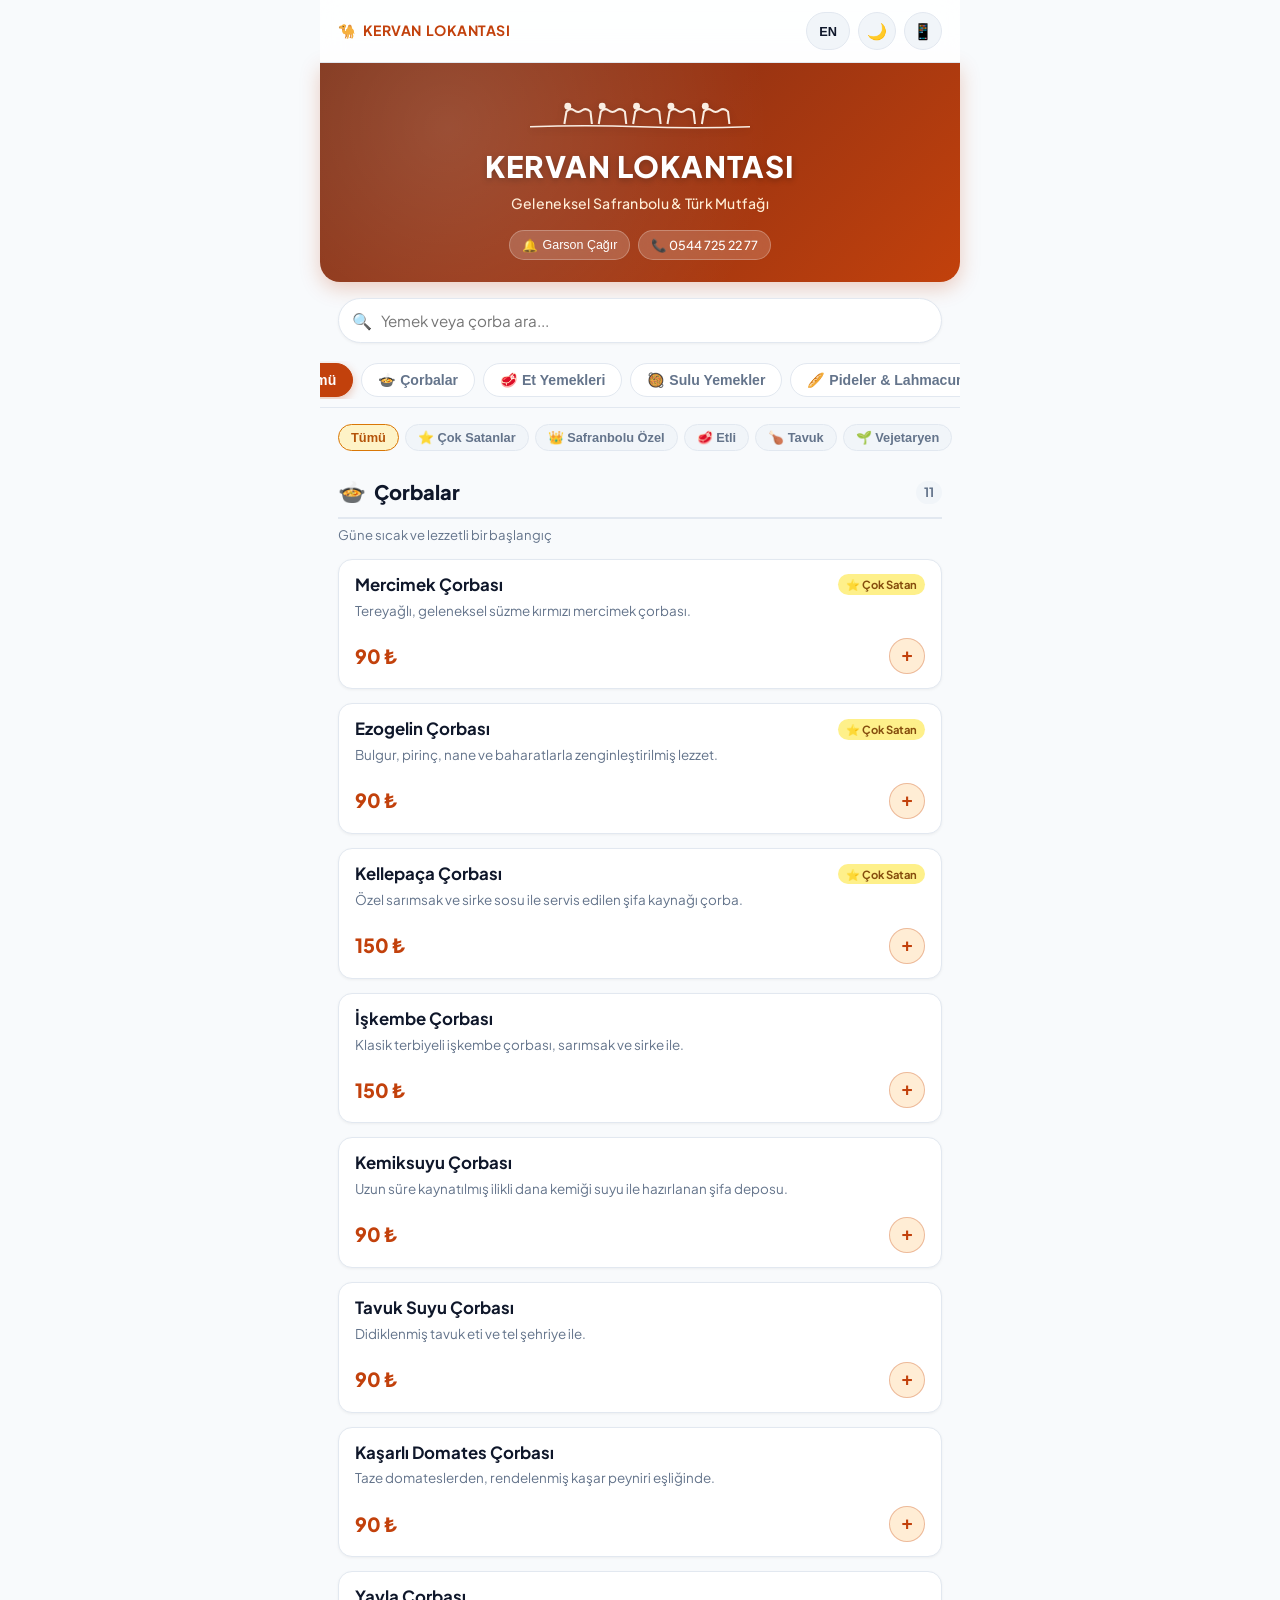
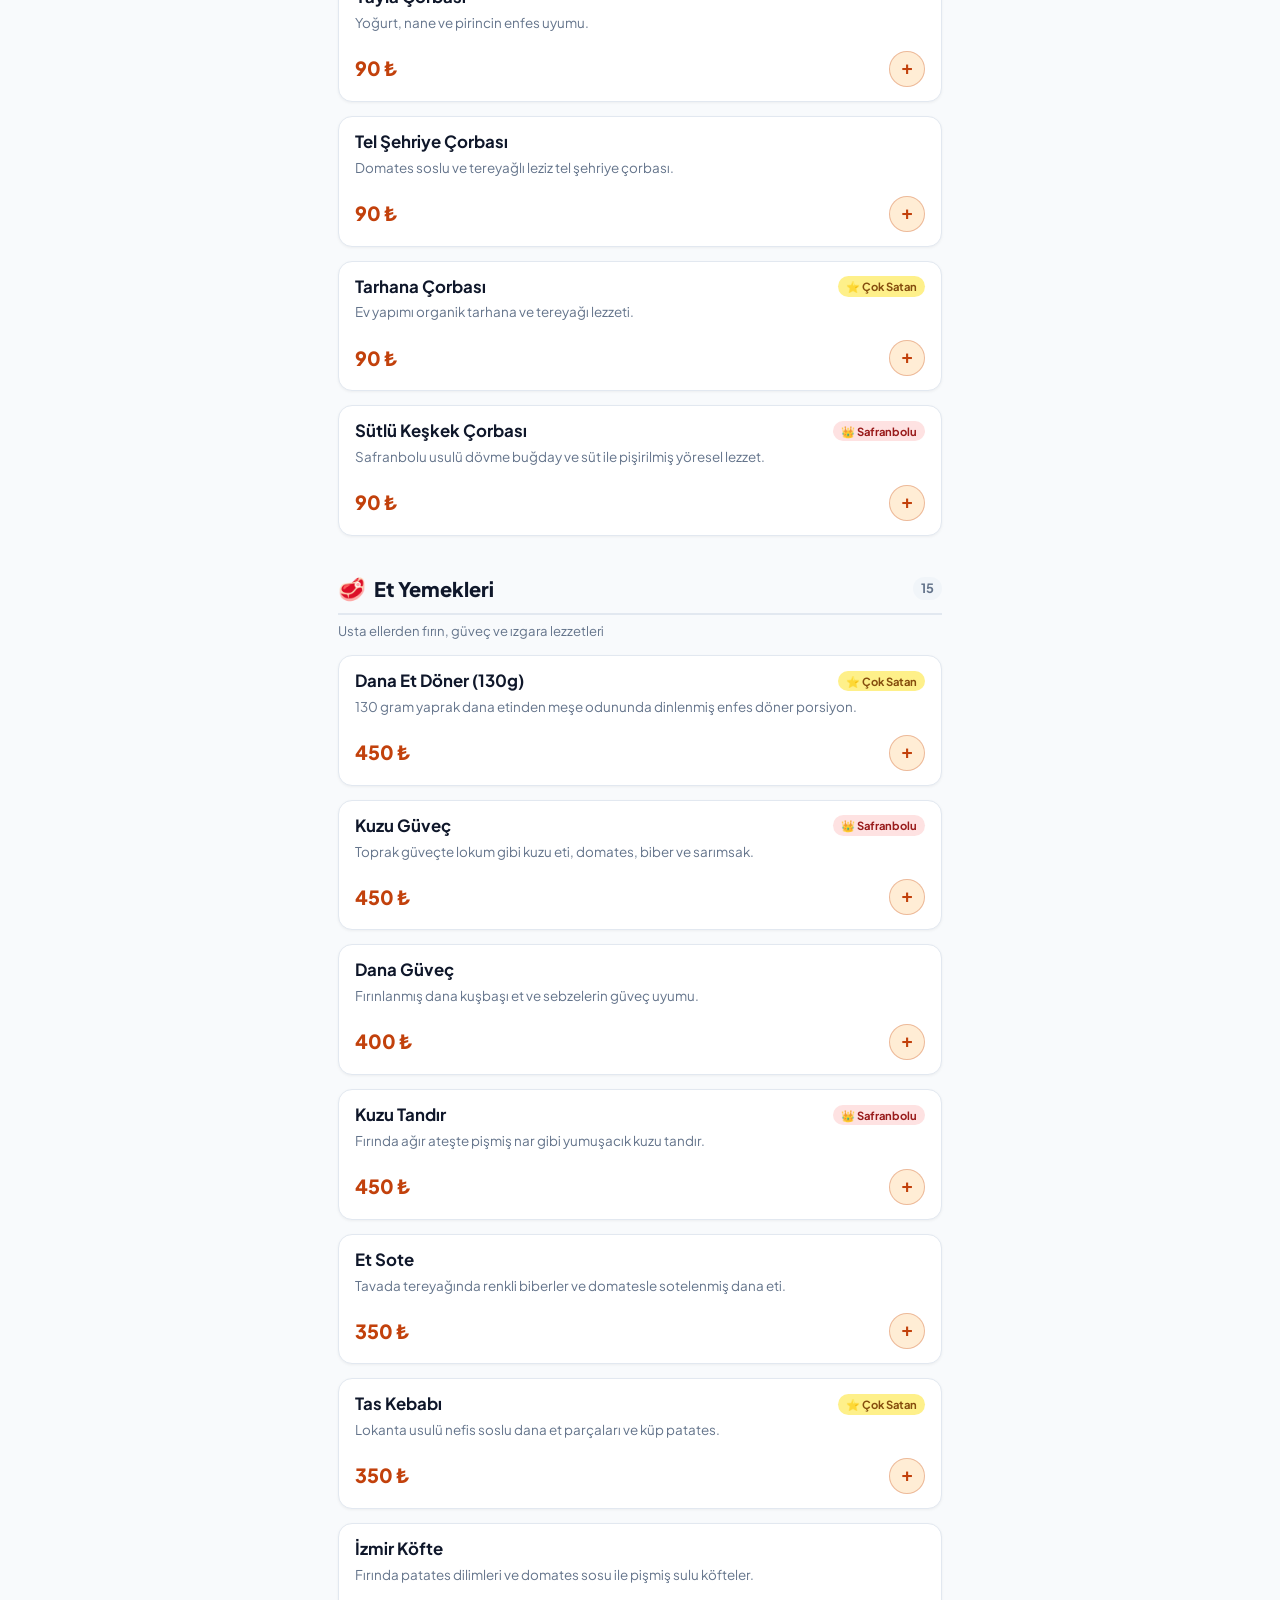
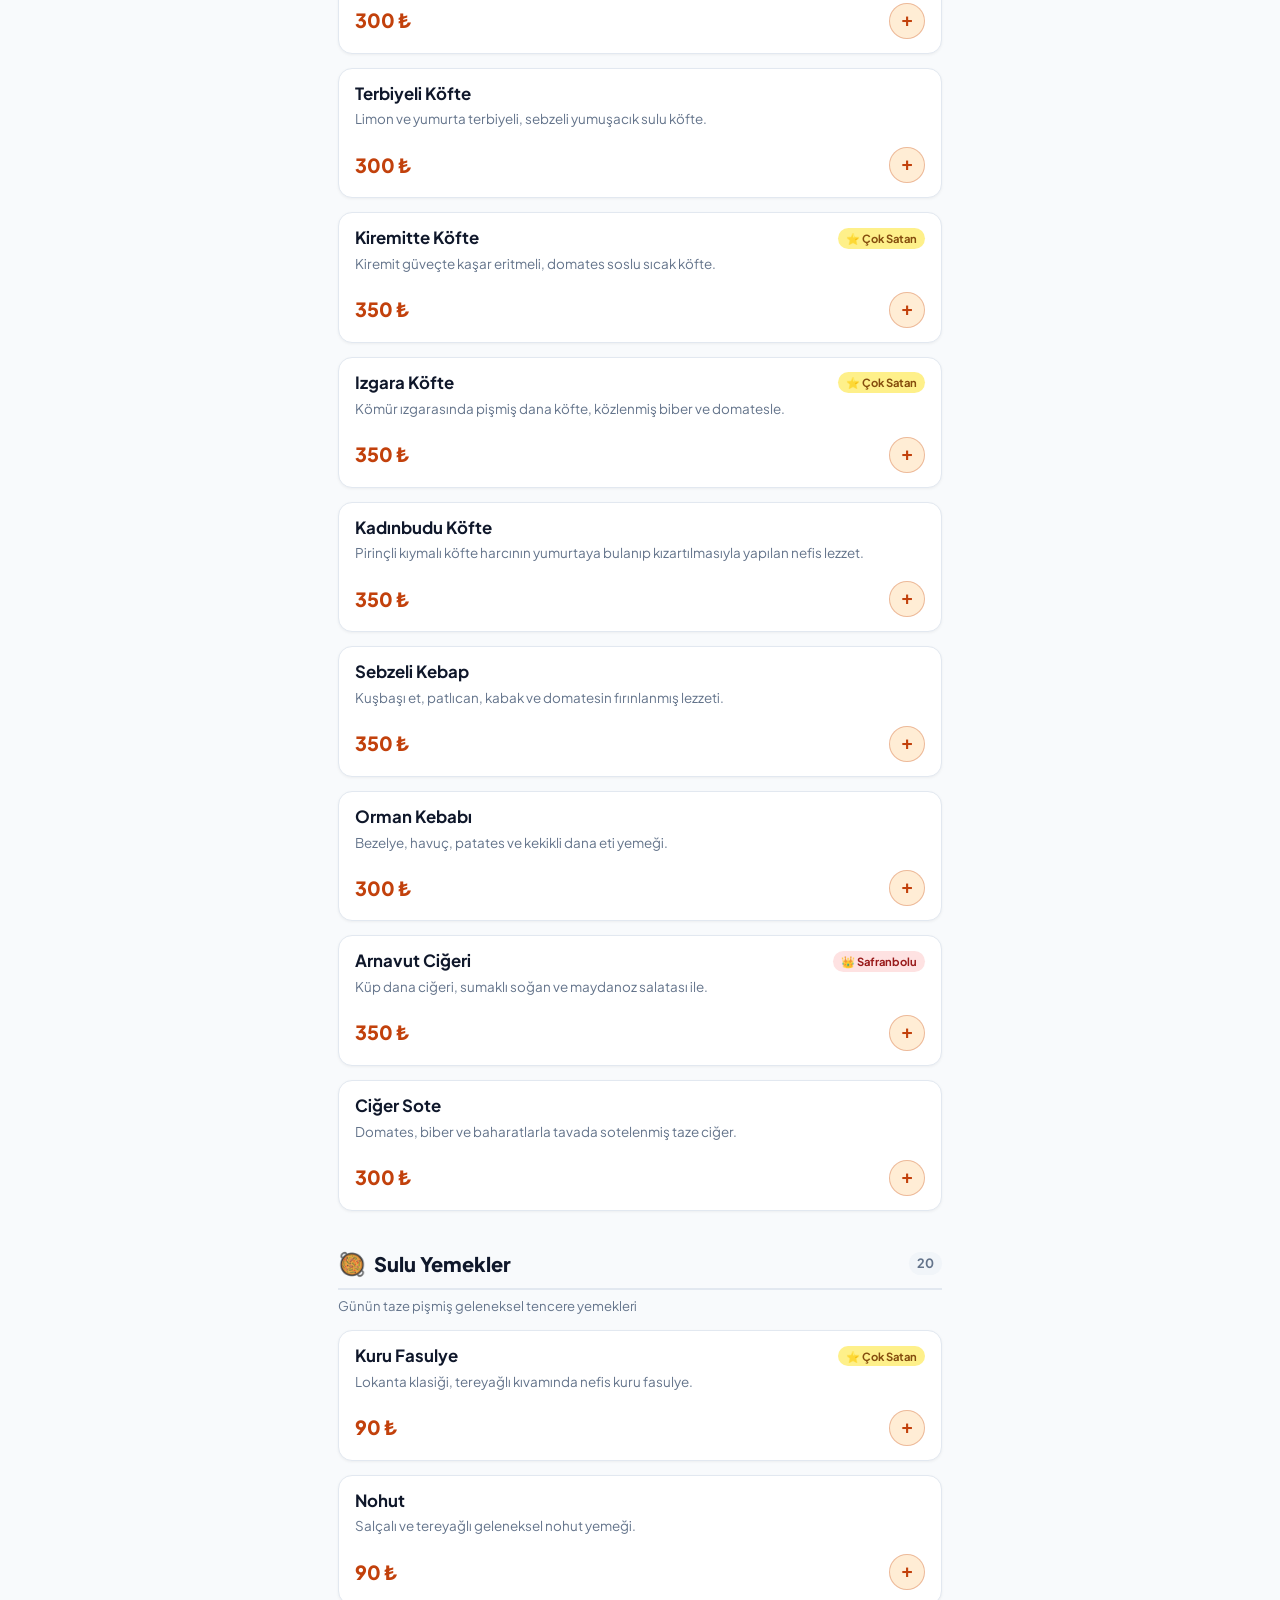
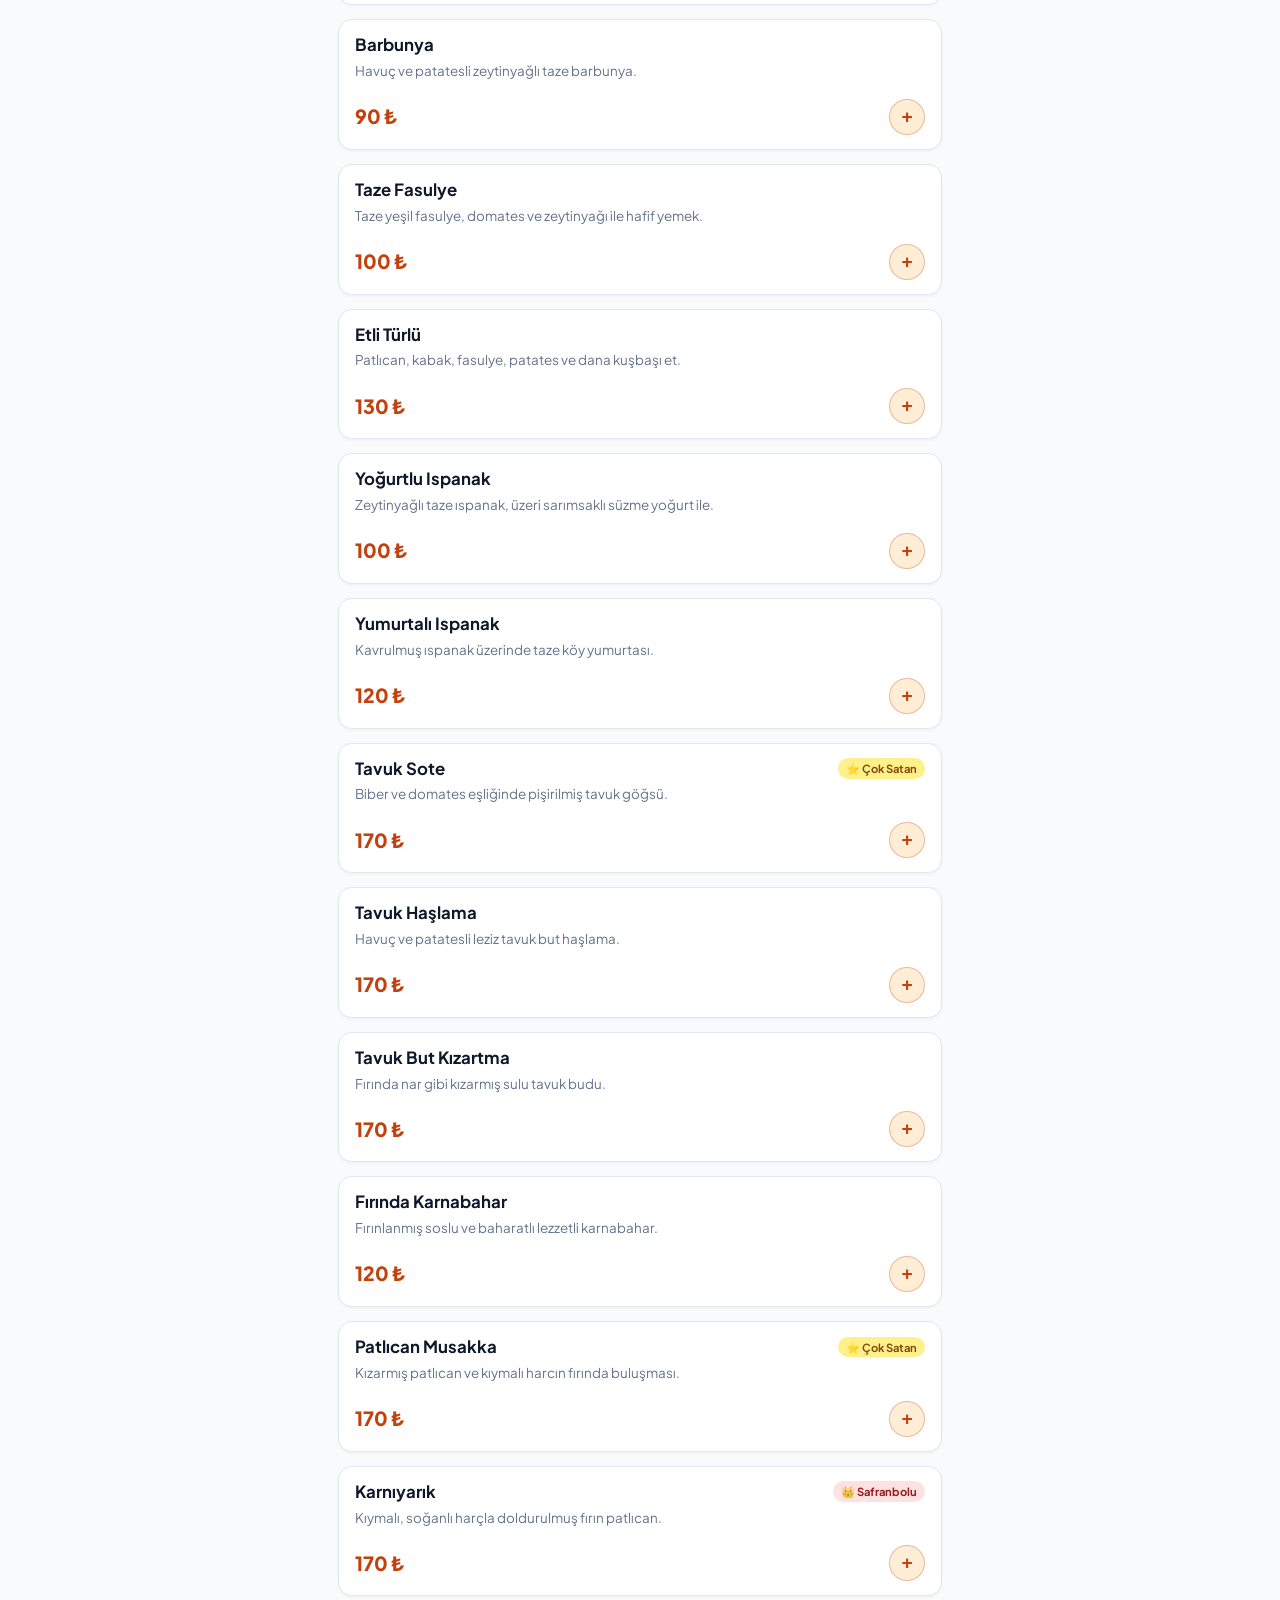
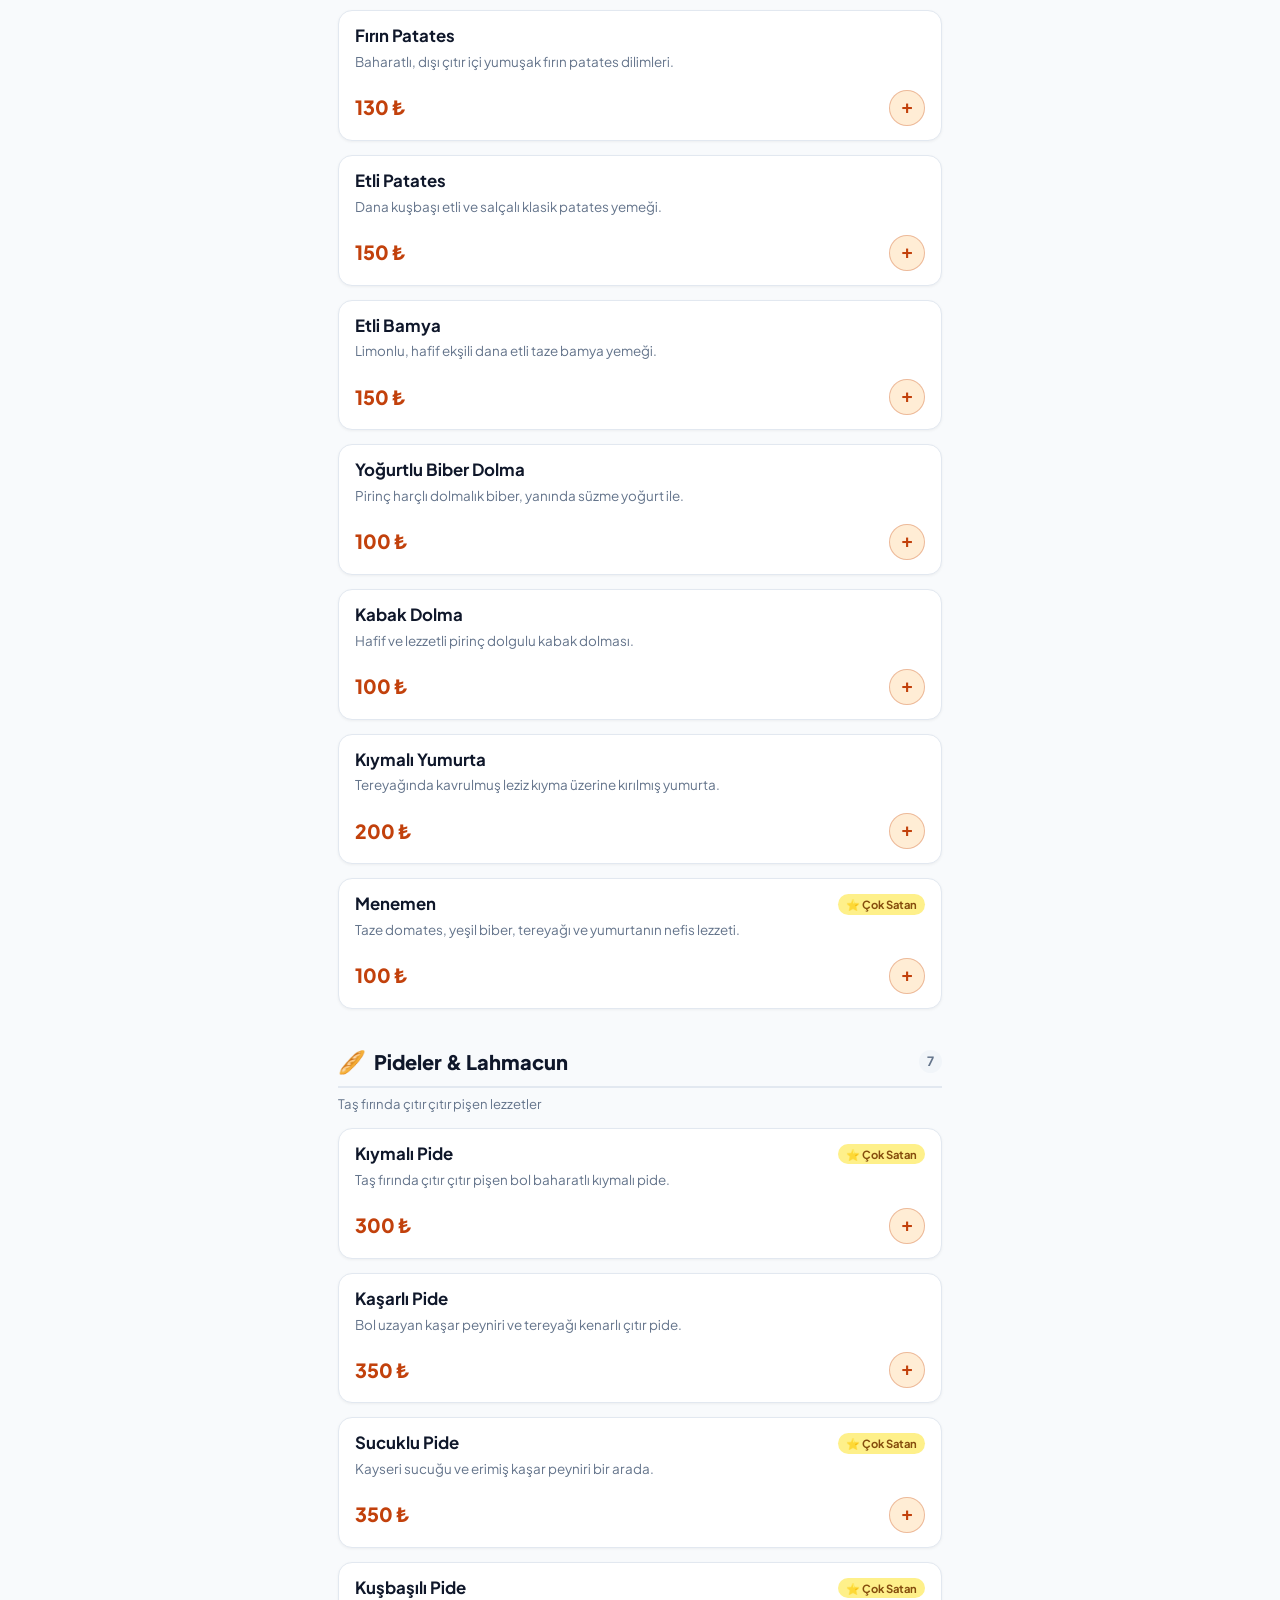
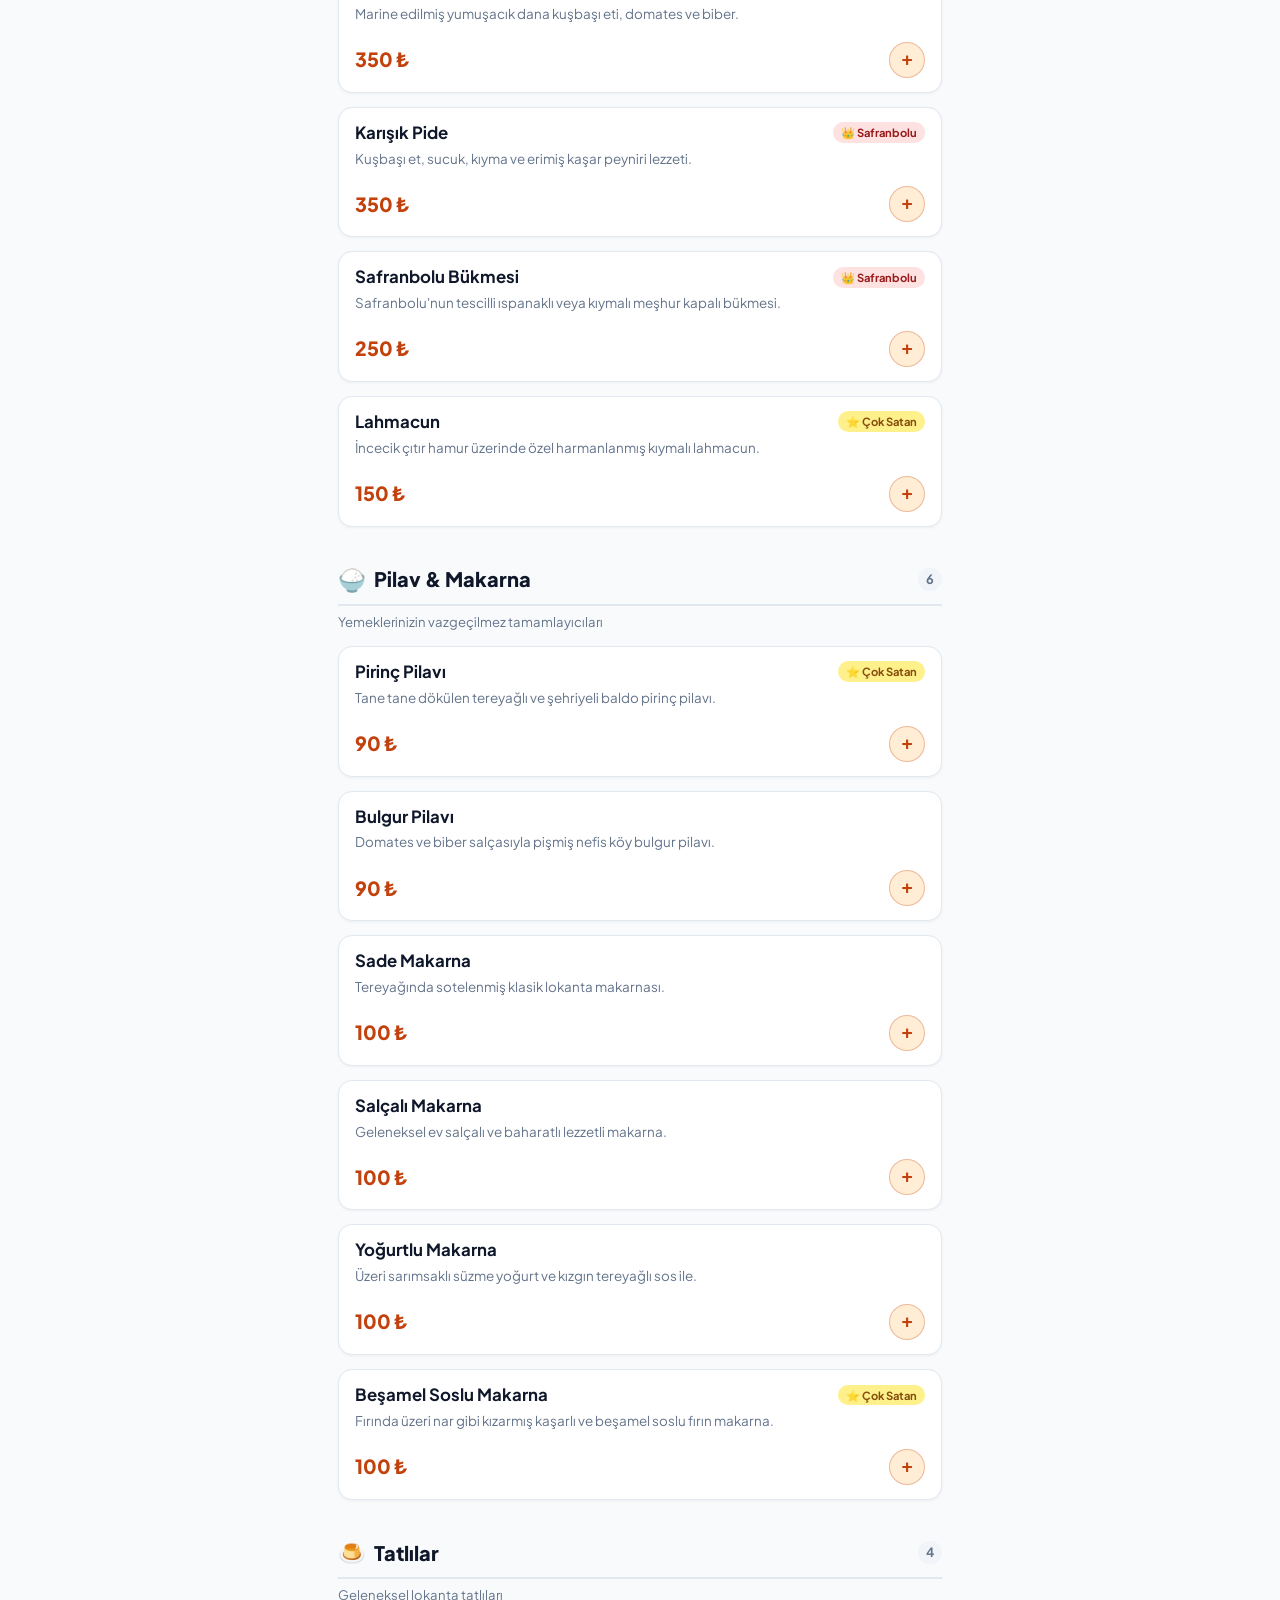
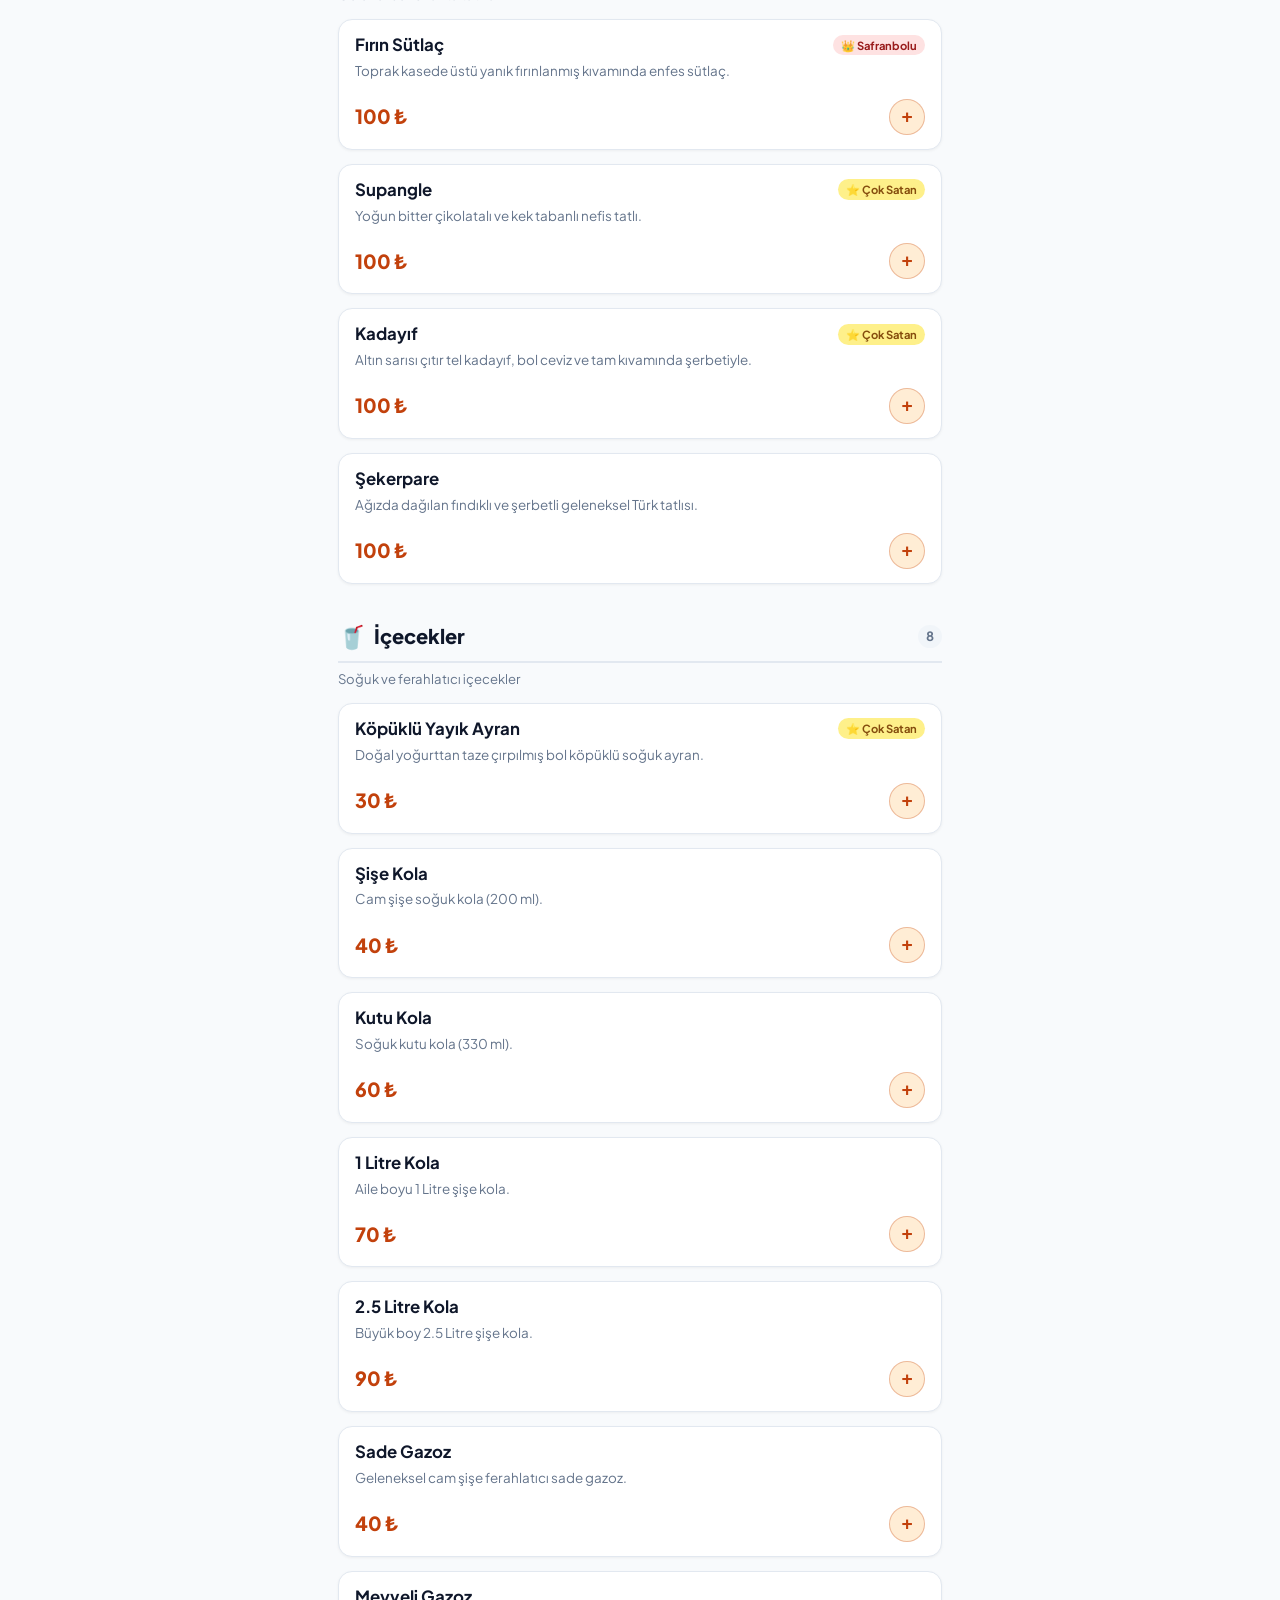
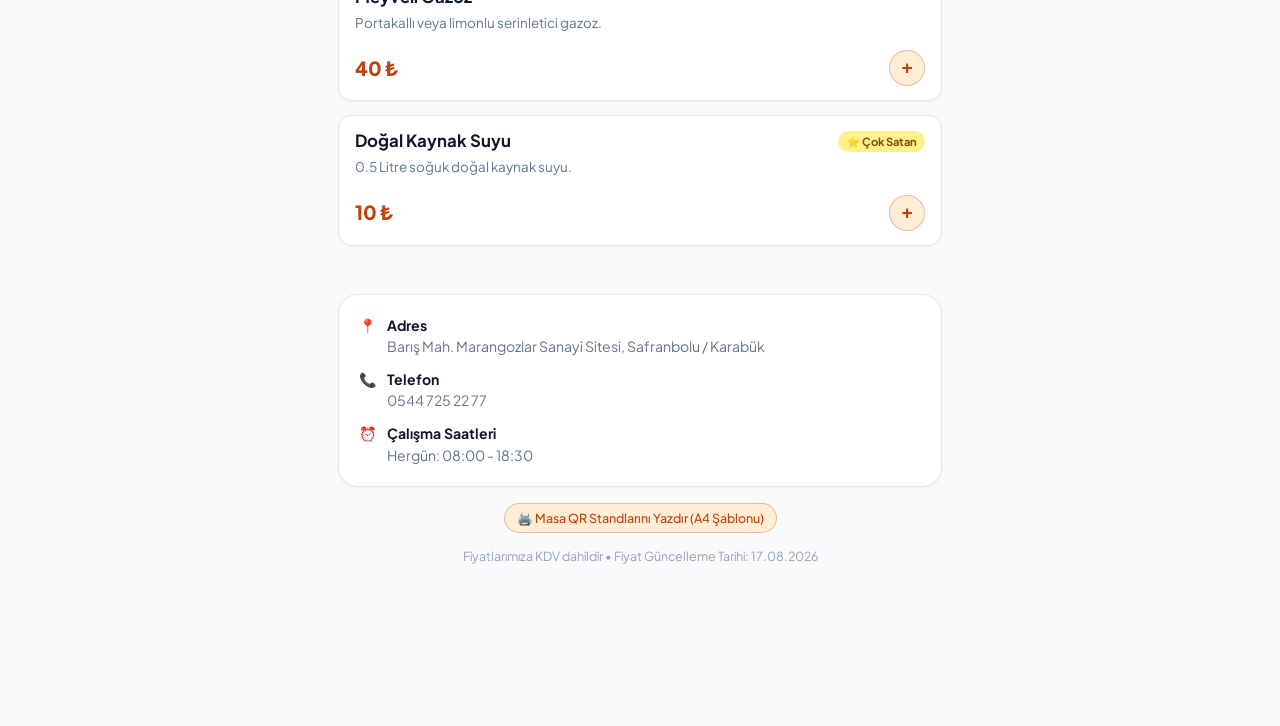
<file: kervan-lokantasi-qr-menu/index.html>
<!DOCTYPE html>
<html lang="tr">
<head>
  <meta charset="UTF-8">
  <meta name="viewport" content="width=device-width, initial-scale=1.0, maximum-scale=1.0, user-scalable=no">
  <meta name="theme-color" content="#c2410c">
  <meta name="description" content="Kervan Lokantası Dijital QR Menü - Geleneksel Safranbolu ve Türk Mutfağı">
  <title>Kervan Lokantası | Dijital QR Menü</title>
  
  <!-- Google Fonts -->
  <link rel="preconnect" href="https://fonts.googleapis.com">
  <link rel="preconnect" href="https://fonts.gstatic.com" crossorigin>
  <link href="https://fonts.googleapis.com/css2?family=Plus+Jakarta+Sans:wght@400;500;600;700;800&display=swap" rel="stylesheet">
  
  <!-- Stylesheet -->
  <link rel="stylesheet" href="styles.css">
</head>
<body>

  <div class="app-container">
    
    <!-- Top Sticky Bar -->
    <header class="top-bar">
      <div class="top-bar-left">
        <div class="brand-mini-badge">
          <span>🐪</span>
          <strong>KERVAN LOKANTASI</strong>
        </div>
      </div>
      <div class="top-bar-actions">
        <button class="icon-btn lang-switch" id="langToggleBtn" onclick="toggleLanguage()" title="Dili Değiştir">
          EN
        </button>
        <button class="icon-btn" id="themeToggleBtn" onclick="toggleTheme()" title="Karanlık / Aydınlık Mod">
          🌙
        </button>
        <button class="icon-btn" onclick="openQRModal()" title="Masa QR Kodu Üret">
          📱
        </button>
      </div>
    </header>

    <!-- Hero Header Banner with Caravan Motif -->
    <div class="hero-header">
      <div class="caravan-silhouette">
        <!-- SVG Caravan Silhouette -->
        <svg class="caravan-svg" viewBox="0 0 320 60" xmlns="http://www.w3.org/2000/svg">
          <circle cx="55" cy="22" r="5"/>
          <path d="M50,48 L53,30 Q58,24 64,28 Q70,33 76,28 Q82,24 88,30 L90,48" stroke="#fff7ed" stroke-width="3" fill="none"/>
          <circle cx="105" cy="22" r="5"/>
          <path d="M100,48 L103,30 Q108,24 114,28 Q120,33 126,28 Q132,24 138,30 L140,48" stroke="#fff7ed" stroke-width="3" fill="none"/>
          <circle cx="155" cy="22" r="5"/>
          <path d="M150,48 L153,30 Q158,24 164,28 Q170,33 176,28 Q182,24 188,30 L190,48" stroke="#fff7ed" stroke-width="3" fill="none"/>
          <circle cx="205" cy="22" r="5"/>
          <path d="M200,48 L203,30 Q208,24 214,28 Q220,33 226,28 Q232,24 238,30 L240,48" stroke="#fff7ed" stroke-width="3" fill="none"/>
          <circle cx="255" cy="22" r="5"/>
          <path d="M250,48 L253,30 Q258,24 264,28 Q270,33 276,28 Q282,24 288,30 L290,48" stroke="#fff7ed" stroke-width="3" fill="none"/>
          <path d="M0,52 Q80,49 160,52 T320,52" stroke="#fff7ed" stroke-width="2" fill="none"/>
        </svg>
      </div>

      <h1 class="hero-title">KERVAN LOKANTASI</h1>
      <p class="hero-tagline" id="heroTagline">Geleneksel Safranbolu & Türk Mutfağı</p>

      <div class="hero-quick-info">
        <button class="quick-pill" onclick="callWaiter()">
          🔔 <span id="callWaiterText">Garson Çağır</span>
        </button>
        <a class="quick-pill" href="tel:05447252277">
          📞 0544 725 22 77
        </a>
      </div>
    </div>

    <!-- Live Search Section -->
    <div class="search-section">
      <div class="search-wrapper">
        <span class="search-icon">🔍</span>
        <input type="text" id="searchInput" class="search-input" placeholder="Yemek veya çorba ara..." autocomplete="off">
        <button id="searchClear" class="search-clear">✕</button>
      </div>
    </div>

    <!-- Sticky Category Navigation Bar -->
    <div class="category-nav-wrapper">
      <div class="category-nav-scroll" id="categoryNavScroll">
        <!-- Rendered by app.js -->
      </div>
    </div>

    <!-- Dietary Filter Pills Bar -->
    <div class="filter-pills-bar" id="filterPillsBar">
      <!-- Rendered by app.js -->
    </div>

    <!-- Menu Items Container -->
    <main id="menuContainer">
      <!-- Dynamically filled with dishes -->
    </main>

    <!-- Restaurant Info & Location Footer -->
    <section class="info-footer-section">
      <div class="restaurant-info-card">
        <div class="info-row">
          <span>📍</span>
          <div>
            <strong>Adres</strong>
            <div>Barış Mah. Marangozlar Sanayi Sitesi, Safranbolu / Karabük</div>
          </div>
        </div>
        <div class="info-row">
          <span>📞</span>
          <div>
            <strong>Telefon</strong>
            <div>0544 725 22 77</div>
          </div>
        </div>
        <div class="info-row">
          <span>⏰</span>
          <div>
            <strong id="hoursTitleText">Çalışma Saatleri</strong>
            <div id="hoursValText">Hergün: 08:00 - 18:30</div>
          </div>
        </div>
      </div>

      <div style="margin-top: 10px;">
        <a href="print-qr.html" target="_blank" class="quick-pill" style="color: var(--primary); background: var(--primary-light); border-color: rgba(194,65,12,0.3);">
          🖨️ Masa QR Standlarını Yazdır (A4 Şablonu)
        </a>
      </div>

      <p class="footer-tax-note" id="taxNoteText">
        Fiyatlarımıza KDV dahildir • Fiyat Güncelleme Tarihi: 17.08.2026
      </p>
    </section>

  </div><!-- /app-container -->

  <!-- Floating Bottom Order Bar -->
  <div class="bottom-order-bar" id="bottomOrderBar">
    <div class="order-bar-inner" onclick="toggleCartDrawer(true)">
      <div class="order-bar-left">
        <div class="order-counter-badge" id="bottomBarBadge">0</div>
        <div class="order-bar-info">
          <span class="order-bar-title" id="bottomBarTitle">Sipariş Listem</span>
          <span class="order-bar-total" id="bottomBarTotal">0 ₺</span>
        </div>
      </div>
      <button class="order-bar-btn">
        <span id="bottomBarBtnText">Siparişi Gör</span> ➔
      </button>
    </div>
  </div>

  <!-- Item Detail Modal -->
  <div class="modal-overlay" id="itemModal">
    <div class="drawer-content">
      <div class="drawer-drag-handle"></div>
      <div class="drawer-header">
        <h3 class="drawer-title" id="modalItemTitle">Yemek Adı</h3>
        <button class="drawer-close" onclick="closeItemModal()">✕</button>
      </div>
      <div class="drawer-body">
        <div class="detail-price-row">
          <span class="detail-price" id="modalItemPrice">0 ₺</span>
        </div>
        <div class="meta-tags-list" id="modalMetaTags"></div>
        <p id="modalItemDesc" style="color: var(--text-muted); font-size: 0.95rem; line-height: 1.5; margin: 12px 0;"></p>
        
        <div class="qty-control-row">
          <span style="font-weight: 700;">Adet:</span>
          <div style="display:flex; align-items:center; gap:16px;">
            <button class="qty-btn" onclick="changeModalQty(-1)">-</button>
            <span class="qty-value" id="modalQtyVal">1</span>
            <button class="qty-btn" onclick="changeModalQty(1)">+</button>
          </div>
        </div>
      </div>
      <div class="drawer-footer">
        <button class="primary-btn" onclick="confirmModalAddToCart()">
          <span id="modalAddBtnText">Siparişe Ekle</span>
        </button>
      </div>
    </div>
  </div>

  <!-- Cart / Order Tray Modal Drawer -->
  <div class="modal-overlay" id="cartDrawerModal">
    <div class="drawer-content">
      <div class="drawer-drag-handle"></div>
      <div class="drawer-header">
        <h3 class="drawer-title" id="cartDrawerTitle">Sipariş Listem</h3>
        <div style="display:flex; gap:8px;">
          <button class="icon-btn" style="width:30px;height:30px;font-size:0.8rem;" onclick="clearCart()" title="Listeyi Temizle">🗑️</button>
          <button class="drawer-close" onclick="toggleCartDrawer(false)">✕</button>
        </div>
      </div>
      <div class="drawer-body">
        <div class="cart-items-list" id="cartItemsList"></div>
      </div>
      <div class="drawer-footer">
        <div style="display:flex; justify-content:space-between; align-items:center; margin-bottom:12px;">
          <span style="font-weight:700; color:var(--text-muted);">Toplam Hesap:</span>
          <span style="font-size:1.4rem; font-weight:800; color:var(--primary);" id="cartDrawerTotal">0 ₺</span>
        </div>
        <div style="display:grid; grid-template-columns: 1fr 1fr; gap:8px;">
          <button class="primary-btn" style="background:#1e293b;" onclick="showWaiterMode()">
            📋 Garsona Göster
          </button>
          <button class="primary-btn" style="background:#16a34a;" onclick="sendOrderViaWhatsApp()">
            💬 WhatsApp İlet
          </button>
        </div>
      </div>
    </div>
  </div>

  <!-- QR Code Generator Modal -->
  <div class="modal-overlay center-modal" id="qrModal">
    <div class="drawer-content">
      <div class="drawer-header">
        <h3 class="drawer-title">Masa QR Kodu Üretici</h3>
        <button class="drawer-close" onclick="closeQRModal()">✕</button>
      </div>
      <div class="drawer-body" style="text-align: center;">
        <div style="background:#fef3c7; border:1px solid #fde68a; color:#92400e; padding:10px 14px; border-radius:10px; font-size:0.8rem; text-align:left; margin-bottom:14px;">
          💡 <strong>Önemli Not:</strong> Müşterilerin cep telefonlarından açabilmesi için menünün internete yüklü olması (veya canlı web adresinizin girilmiş olması) gerekir.
        </div>

        <div style="margin-bottom:12px; text-align:left;">
          <label style="font-weight:700; font-size:0.82rem; color:var(--text-muted); display:block; margin-bottom:4px;">Web Sitesi Bağlantısı (URL):</label>
          <input type="text" id="qrCustomUrlInput" placeholder="https://kervan-lokantasi.vercel.app" style="width:100%; padding:8px 12px; border-radius:8px; border:1.5px solid var(--border-color); font-size:0.85rem;" oninput="generateTableQR()">
        </div>

        <div style="display:flex; align-items:center; justify-content:center; gap:8px; margin-bottom:14px;">
          <label style="font-weight:700; font-size:0.9rem;">Masa No:</label>
          <input type="number" id="qrTableInput" value="1" min="1" max="100" style="width:70px; padding:6px 10px; border-radius:8px; border:1px solid var(--border-color); font-weight:800; font-size:1rem; text-align:center;" onchange="generateTableQR()">
        </div>

        <div class="qr-code-box">
          <div id="qrCanvasContainer"></div>
          <div style="font-weight:800; font-size:1.1rem; color:#c2410c; margin-top:6px;">KERVAN LOKANTASI</div>
          <div style="font-size:0.75rem; color:#64748b; word-break:break-all; max-width:260px;" id="qrTargetUrl"></div>
        </div>

        <a href="print-qr.html" target="_blank" class="primary-btn" style="text-decoration:none; margin-top:8px;">
          🖨️ Toplu Masa Standı Yazdır (A4)
        </a>
      </div>
    </div>
  </div>

  <!-- Notification Toast -->
  <div class="toast-msg" id="toastMsg">
    🔔 Garsonunuz Masanıza Yönlendirildi!
  </div>

  <!-- Scripts -->
  <script src="menu-data.js"></script>
  <script src="app.js"></script>
</body>
</html>
</file>
<file: kervan-lokantasi-qr-menu/styles.css>
/* ==========================================================================
   KERVAN LOKANTASI - MODERN QR CODE DIGITAL MENU STYLES
   ========================================================================== */

:root {
  --primary: #c2410c;         /* Warm Turkish Spice/Terracotta */
  --primary-hover: #9a3412;
  --primary-light: #ffedd5;
  --secondary: #d97706;       /* Warm Gold / Safranbolu Saffron */
  --secondary-light: #fef3c7;
  
  --bg-main: #f8fafc;
  --bg-card: #ffffff;
  --bg-surface: #f1f5f9;
  
  --text-main: #0f172a;
  --text-muted: #64748b;
  --text-light: #94a3b8;
  
  --border-color: #e2e8f0;
  --shadow-sm: 0 1px 3px rgba(0,0,0,0.05);
  --shadow-md: 0 4px 14px rgba(0,0,0,0.07);
  --shadow-lg: 0 10px 25px rgba(0,0,0,0.1);
  --shadow-float: 0 12px 30px rgba(194, 65, 12, 0.25);
  
  --radius-sm: 8px;
  --radius-md: 14px;
  --radius-lg: 20px;
  --radius-full: 9999px;
  
  --font-heading: 'Plus Jakarta Sans', system-ui, -apple-system, sans-serif;
  --font-body: 'Plus Jakarta Sans', system-ui, -apple-system, sans-serif;
}

[data-theme="dark"] {
  --bg-main: #0f172a;
  --bg-card: #1e293b;
  --bg-surface: #334155;
  
  --text-main: #f8fafc;
  --text-muted: #94a3b8;
  --text-light: #64748b;
  
  --border-color: #334155;
  --shadow-sm: 0 1px 3px rgba(0,0,0,0.4);
  --shadow-md: 0 4px 14px rgba(0,0,0,0.5);
  --shadow-lg: 0 10px 25px rgba(0,0,0,0.6);
  --primary-light: #431407;
  --secondary-light: #451a03;
}

/* Reset & Base */
*, *::before, *::after {
  box-sizing: border-box;
  margin: 0;
  padding: 0;
  -webkit-tap-highlight-color: transparent;
}

body {
  font-family: var(--font-body);
  background-color: var(--bg-main);
  color: var(--text-main);
  line-height: 1.5;
  min-height: 100vh;
  padding-bottom: 120px; /* Space for sticky cart/bottom bar */
  overflow-x: hidden;
  transition: background-color 0.3s ease, color 0.3s ease;
}

/* Container */
.app-container {
  max-width: 640px; /* Optimal smartphone & tablet reading width */
  margin: 0 auto;
  position: relative;
  background-color: var(--bg-main);
  min-height: 100vh;
}

/* Top App Bar */
.top-bar {
  position: sticky;
  top: 0;
  z-index: 40;
  display: flex;
  align-items: center;
  justify-content: space-between;
  padding: 12px 18px;
  background: rgba(255, 255, 255, 0.85);
  backdrop-filter: blur(12px);
  -webkit-backdrop-filter: blur(12px);
  border-bottom: 1px solid var(--border-color);
  transition: all 0.3s ease;
}

[data-theme="dark"] .top-bar {
  background: rgba(15, 23, 42, 0.88);
}

.top-bar-left {
  display: flex;
  align-items: center;
  gap: 10px;
}

.brand-mini-badge {
  display: inline-flex;
  align-items: center;
  gap: 6px;
  color: var(--primary);
  font-size: 0.88rem;
  font-weight: 800;
  letter-spacing: 0.04em;
}

.top-bar-actions {
  display: flex;
  align-items: center;
  gap: 8px;
}

.icon-btn {
  background: var(--bg-surface);
  color: var(--text-main);
  border: 1px solid var(--border-color);
  width: 38px;
  height: 38px;
  border-radius: var(--radius-full);
  display: inline-flex;
  align-items: center;
  justify-content: center;
  cursor: pointer;
  font-size: 1rem;
  transition: all 0.2s ease;
}

.icon-btn:active {
  transform: scale(0.92);
}

.lang-switch {
  font-weight: 700;
  font-size: 0.8rem;
  padding: 0 12px;
  width: auto;
  border-radius: var(--radius-full);
}

/* Hero Header Banner */
.hero-header {
  position: relative;
  background: linear-gradient(135deg, #7c2d12 0%, #9a3412 50%, #c2410c 100%);
  color: #ffffff;
  padding: 28px 20px 22px;
  text-align: center;
  border-bottom-left-radius: var(--radius-lg);
  border-bottom-right-radius: var(--radius-lg);
  box-shadow: 0 6px 20px rgba(194, 65, 12, 0.25);
  overflow: hidden;
}

.hero-header::before {
  content: '';
  position: absolute;
  top: 0;
  left: 0;
  right: 0;
  bottom: 0;
  background-image: radial-gradient(circle at 20% 30%, rgba(255, 255, 255, 0.15) 0%, transparent 60%);
  pointer-events: none;
}

.caravan-silhouette {
  display: flex;
  justify-content: center;
  align-items: center;
  gap: 8px;
  margin-bottom: 12px;
  opacity: 0.95;
  filter: drop-shadow(0 2px 4px rgba(0,0,0,0.2));
}

.caravan-svg {
  width: 220px;
  height: auto;
  fill: #fff7ed;
}

.hero-title {
  font-size: 1.85rem;
  font-weight: 800;
  letter-spacing: 0.03em;
  text-transform: uppercase;
  font-family: var(--font-heading);
  margin-bottom: 4px;
  text-shadow: 0 2px 6px rgba(0, 0, 0, 0.3);
}

.hero-tagline {
  font-size: 0.88rem;
  color: #ffedd5;
  font-weight: 500;
  letter-spacing: 0.02em;
  margin-bottom: 16px;
}

.hero-quick-info {
  display: flex;
  justify-content: center;
  flex-wrap: wrap;
  gap: 8px;
  margin-top: 10px;
}

.quick-pill {
  display: inline-flex;
  align-items: center;
  gap: 5px;
  background: rgba(255, 255, 255, 0.18);
  backdrop-filter: blur(8px);
  padding: 5px 12px;
  border-radius: var(--radius-full);
  font-size: 0.78rem;
  font-weight: 500;
  color: #fff;
  border: 1px solid rgba(255, 255, 255, 0.25);
  text-decoration: none;
}

.quick-pill:hover {
  background: rgba(255, 255, 255, 0.28);
}

/* Search Bar Section */
.search-section {
  padding: 16px 18px 8px;
}

.search-wrapper {
  position: relative;
  display: flex;
  align-items: center;
}

.search-icon {
  position: absolute;
  left: 14px;
  color: var(--text-muted);
  pointer-events: none;
  font-size: 1rem;
}

.search-input {
  width: 100%;
  padding: 12px 42px 12px 42px;
  background: var(--bg-card);
  border: 1.5px solid var(--border-color);
  border-radius: var(--radius-full);
  font-family: var(--font-body);
  font-size: 0.95rem;
  color: var(--text-main);
  outline: none;
  box-shadow: var(--shadow-sm);
  transition: all 0.2s ease;
}

.search-input:focus {
  border-color: var(--primary);
  box-shadow: 0 0 0 4px rgba(194, 65, 12, 0.15);
}

.search-clear {
  position: absolute;
  right: 12px;
  background: none;
  border: none;
  color: var(--text-muted);
  cursor: pointer;
  font-size: 1rem;
  padding: 4px;
  display: none;
}

/* Category Sticky Navigation */
.category-nav-wrapper {
  position: sticky;
  top: 61px;
  z-index: 30;
  background: var(--bg-main);
  padding: 10px 0 8px;
  border-bottom: 1px solid var(--border-color);
  margin-bottom: 12px;
  transition: background-color 0.3s ease;
}

.category-nav-scroll {
  display: flex;
  gap: 8px;
  overflow-x: auto;
  padding: 2px 18px;
  scrollbar-width: none; /* Firefox */
  -webkit-overflow-scrolling: touch;
}

.category-nav-scroll::-webkit-scrollbar {
  display: none; /* Chrome, Safari */
}

.cat-btn {
  display: inline-flex;
  align-items: center;
  gap: 6px;
  white-space: nowrap;
  padding: 8px 16px;
  background: var(--bg-card);
  color: var(--text-muted);
  border: 1.5px solid var(--border-color);
  border-radius: var(--radius-full);
  font-size: 0.88rem;
  font-weight: 600;
  cursor: pointer;
  transition: all 0.2s ease;
}

.cat-btn:hover {
  border-color: var(--primary);
  color: var(--primary);
}

.cat-btn.active {
  background: var(--primary);
  color: #ffffff;
  border-color: var(--primary);
  box-shadow: 0 3px 10px rgba(194, 65, 12, 0.3);
}

/* Dietary Filter Tags Bar */
.filter-pills-bar {
  display: flex;
  gap: 6px;
  overflow-x: auto;
  padding: 4px 18px 12px;
  scrollbar-width: none;
}

.filter-pills-bar::-webkit-scrollbar {
  display: none;
}

.filter-pill {
  white-space: nowrap;
  padding: 5px 12px;
  background: var(--bg-surface);
  color: var(--text-muted);
  border: 1px solid var(--border-color);
  border-radius: var(--radius-full);
  font-size: 0.8rem;
  font-weight: 600;
  cursor: pointer;
  transition: all 0.2s ease;
}

.filter-pill.active {
  background: var(--secondary-light);
  color: #b45309;
  border-color: var(--secondary);
}

[data-theme="dark"] .filter-pill.active {
  background: #78350f;
  color: #fde68a;
  border-color: #d97706;
}

/* Category Sections & Headings */
.category-section {
  padding: 12px 18px 24px;
  scroll-margin-top: 130px;
}

.category-header {
  display: flex;
  align-items: center;
  justify-content: space-between;
  margin-bottom: 14px;
  padding-bottom: 8px;
  border-bottom: 2px solid var(--border-color);
}

.category-title-group {
  display: flex;
  align-items: center;
  gap: 8px;
}

.cat-icon-lg {
  font-size: 1.4rem;
}

.category-title {
  font-size: 1.25rem;
  font-weight: 800;
  color: var(--text-main);
  font-family: var(--font-heading);
}

.category-count {
  font-size: 0.8rem;
  font-weight: 700;
  color: var(--text-muted);
  background: var(--bg-surface);
  padding: 2px 8px;
  border-radius: var(--radius-full);
}

.category-desc {
  font-size: 0.82rem;
  color: var(--text-muted);
  margin-top: -8px;
  margin-bottom: 14px;
}

/* Menu Items Grid */
.menu-grid {
  display: grid;
  grid-template-columns: 1fr;
  gap: 14px;
}

/* Menu Item Card */
.menu-card {
  background: var(--bg-card);
  border: 1px solid var(--border-color);
  border-radius: var(--radius-md);
  padding: 14px 16px;
  display: flex;
  box-shadow: var(--shadow-sm);
  cursor: pointer;
  position: relative;
  transition: transform 0.2s ease, box-shadow 0.2s ease, border-color 0.2s ease;
}

.menu-card:active {
  transform: scale(0.99);
}

.menu-card:hover {
  border-color: rgba(194, 65, 12, 0.4);
  box-shadow: var(--shadow-md);
}

.card-content {
  flex: 1;
  display: flex;
  flex-direction: column;
  justify-content: space-between;
  min-width: 0;
  gap: 8px;
}

.card-top-info {
  display: flex;
  flex-direction: column;
  gap: 4px;
}

.card-header-row {
  display: flex;
  justify-content: space-between;
  align-items: center;
  gap: 8px;
}

.card-title {
  font-size: 1.05rem;
  font-weight: 700;
  color: var(--text-main);
  line-height: 1.3;
}

.card-badge {
  font-size: 0.7rem;
  font-weight: 700;
  background: #fef08a;
  color: #854d0e;
  padding: 2px 8px;
  border-radius: var(--radius-full);
  white-space: nowrap;
}

.card-desc {
  font-size: 0.84rem;
  color: var(--text-muted);
  line-height: 1.4;
  margin-top: 2px;
}

.card-footer-row {
  display: flex;
  align-items: center;
  justify-content: space-between;
  margin-top: 4px;
  padding-top: 6px;
}

.card-price {
  font-size: 1.22rem;
  font-weight: 800;
  color: var(--primary);
  letter-spacing: -0.01em;
}

.add-btn {
  background: var(--primary-light);
  color: var(--primary);
  border: 1px solid rgba(194, 65, 12, 0.3);
  width: 36px;
  height: 36px;
  border-radius: var(--radius-full);
  display: flex;
  align-items: center;
  justify-content: center;
  font-weight: 800;
  font-size: 1.2rem;
  cursor: pointer;
  transition: all 0.2s ease;
}

.add-btn:active {
  transform: scale(0.9);
  background: var(--primary);
  color: #ffffff;
}

/* Floating Bottom Order Bar */
.bottom-order-bar {
  position: fixed;
  bottom: 18px;
  left: 50%;
  transform: translateX(-50%);
  width: calc(100% - 36px);
  max-width: 580px;
  z-index: 50;
  display: none; /* Shown when items > 0 */
  animation: slideUp 0.3s ease;
}

@keyframes slideUp {
  from { opacity: 0; transform: translate(-50%, 20px); }
  to { opacity: 1; transform: translate(-50%, 0); }
}

.order-bar-inner {
  background: linear-gradient(135deg, #1e293b 0%, #0f172a 100%);
  color: #ffffff;
  padding: 12px 18px;
  border-radius: var(--radius-full);
  display: flex;
  align-items: center;
  justify-content: space-between;
  box-shadow: var(--shadow-float);
  border: 1px solid rgba(255, 255, 255, 0.15);
  cursor: pointer;
}

.order-bar-left {
  display: flex;
  align-items: center;
  gap: 12px;
}

.order-counter-badge {
  background: var(--primary);
  color: #ffffff;
  width: 32px;
  height: 32px;
  border-radius: var(--radius-full);
  display: flex;
  align-items: center;
  justify-content: center;
  font-weight: 800;
  font-size: 0.9rem;
}

.order-bar-info {
  display: flex;
  flex-direction: column;
}

.order-bar-title {
  font-size: 0.88rem;
  font-weight: 700;
}

.order-bar-total {
  font-size: 1.05rem;
  font-weight: 800;
  color: #fde68a;
}

.order-bar-btn {
  background: var(--primary);
  color: #ffffff;
  font-weight: 700;
  font-size: 0.85rem;
  padding: 8px 16px;
  border-radius: var(--radius-full);
  border: none;
  display: flex;
  align-items: center;
  gap: 6px;
}

/* Modals & Drawers */
.modal-overlay {
  position: fixed;
  top: 0;
  left: 0;
  right: 0;
  bottom: 0;
  background: rgba(0, 0, 0, 0.65);
  backdrop-filter: blur(4px);
  z-index: 100;
  display: flex;
  align-items: flex-end;
  justify-content: center;
  opacity: 0;
  pointer-events: none;
  transition: opacity 0.3s ease;
}

.modal-overlay.active {
  opacity: 1;
  pointer-events: auto;
}

.drawer-content {
  background: var(--bg-card);
  width: 100%;
  max-width: 600px;
  max-height: 88vh;
  border-top-left-radius: var(--radius-lg);
  border-top-right-radius: var(--radius-lg);
  display: flex;
  flex-direction: column;
  overflow: hidden;
  transform: translateY(100%);
  transition: transform 0.3s cubic-bezier(0.16, 1, 0.3, 1);
  box-shadow: var(--shadow-lg);
}

.modal-overlay.active .drawer-content {
  transform: translateY(0);
}

.drawer-drag-handle {
  width: 40px;
  height: 5px;
  background: var(--border-color);
  border-radius: var(--radius-full);
  margin: 10px auto 4px;
}

.drawer-header {
  padding: 12px 20px;
  display: flex;
  align-items: center;
  justify-content: space-between;
  border-bottom: 1px solid var(--border-color);
}

.drawer-title {
  font-size: 1.15rem;
  font-weight: 800;
  color: var(--text-main);
  font-family: var(--font-heading);
}

.drawer-close {
  background: var(--bg-surface);
  border: none;
  width: 32px;
  height: 32px;
  border-radius: var(--radius-full);
  display: flex;
  align-items: center;
  justify-content: center;
  color: var(--text-muted);
  cursor: pointer;
}

.drawer-body {
  padding: 16px 20px;
  overflow-y: auto;
  flex: 1;
}

.drawer-footer {
  padding: 14px 20px;
  border-top: 1px solid var(--border-color);
  background: var(--bg-card);
}

/* Item Detail Modal Specifics */
.item-modal-img {
  width: 100%;
  height: 220px;
  object-fit: cover;
  border-radius: var(--radius-md);
  margin-bottom: 14px;
}

.detail-price-row {
  display: flex;
  justify-content: space-between;
  align-items: center;
  margin-bottom: 10px;
}

.detail-price {
  font-size: 1.6rem;
  font-weight: 800;
  color: var(--primary);
}

.meta-tags-list {
  display: flex;
  flex-wrap: wrap;
  gap: 6px;
  margin: 10px 0;
}

.meta-tag {
  font-size: 0.75rem;
  font-weight: 600;
  padding: 3px 10px;
  border-radius: var(--radius-full);
  background: var(--bg-surface);
  color: var(--text-muted);
}

.qty-control-row {
  display: flex;
  align-items: center;
  justify-content: space-between;
  padding: 12px;
  background: var(--bg-surface);
  border-radius: var(--radius-md);
  margin: 14px 0 8px;
}

.qty-btn {
  width: 38px;
  height: 38px;
  border-radius: var(--radius-full);
  border: 1px solid var(--border-color);
  background: var(--bg-card);
  color: var(--text-main);
  font-weight: 800;
  font-size: 1.2rem;
  display: flex;
  align-items: center;
  justify-content: center;
  cursor: pointer;
}

.qty-value {
  font-size: 1.2rem;
  font-weight: 800;
  color: var(--text-main);
}

.primary-btn {
  width: 100%;
  padding: 14px 20px;
  background: var(--primary);
  color: #ffffff;
  border: none;
  border-radius: var(--radius-full);
  font-size: 1rem;
  font-weight: 700;
  cursor: pointer;
  display: flex;
  align-items: center;
  justify-content: center;
  gap: 8px;
  transition: background-color 0.2s ease;
}

.primary-btn:hover {
  background: var(--primary-hover);
}

.primary-btn:active {
  transform: scale(0.98);
}

/* Cart Item List */
.cart-items-list {
  display: flex;
  flex-direction: column;
  gap: 12px;
}

.cart-item {
  display: flex;
  align-items: center;
  justify-content: space-between;
  padding: 10px 0;
  border-bottom: 1px solid var(--border-color);
}

.cart-item-info {
  flex: 1;
}

.cart-item-name {
  font-weight: 700;
  font-size: 0.95rem;
  color: var(--text-main);
}

.cart-item-unit-price {
  font-size: 0.8rem;
  color: var(--text-muted);
}

.cart-item-actions {
  display: flex;
  align-items: center;
  gap: 10px;
}

.cart-item-total {
  font-weight: 800;
  color: var(--primary);
  min-width: 60px;
  text-align: right;
}

/* Call Waiter & Action Cards */
.info-footer-section {
  padding: 24px 18px 40px;
  text-align: center;
}

.restaurant-info-card {
  background: var(--bg-card);
  border: 1px solid var(--border-color);
  border-radius: var(--radius-lg);
  padding: 20px;
  margin-bottom: 16px;
  text-align: left;
  box-shadow: var(--shadow-sm);
}

.info-row {
  display: flex;
  align-items: flex-start;
  gap: 10px;
  margin-bottom: 12px;
  font-size: 0.88rem;
  color: var(--text-muted);
}

.info-row:last-child {
  margin-bottom: 0;
}

.info-row strong {
  color: var(--text-main);
}

.footer-tax-note {
  font-size: 0.78rem;
  color: var(--text-light);
  margin-top: 14px;
}

/* Waiter Notification Banner / Toast */
.toast-msg {
  position: fixed;
  top: 20px;
  left: 50%;
  transform: translateX(-50%) translateY(-100px);
  background: #065f46;
  color: #ecfdf5;
  padding: 12px 24px;
  border-radius: var(--radius-full);
  font-weight: 700;
  font-size: 0.9rem;
  z-index: 110;
  box-shadow: var(--shadow-lg);
  display: flex;
  align-items: center;
  gap: 8px;
  transition: transform 0.3s cubic-bezier(0.16, 1, 0.3, 1);
}

.toast-msg.show {
  transform: translateX(-50%) translateY(0);
}

/* QR Code Modal Center */
.center-modal .drawer-content {
  margin: auto;
  border-radius: var(--radius-lg);
  max-width: 440px;
  transform: scale(0.95);
}

.center-modal.active .drawer-content {
  transform: scale(1);
}

.qr-code-box {
  display: flex;
  flex-direction: column;
  align-items: center;
  justify-content: center;
  padding: 20px;
  background: #ffffff;
  border-radius: var(--radius-md);
  border: 2px dashed #cbd5e1;
  margin-bottom: 14px;
}

#qrCanvasContainer {
  margin: 10px 0;
}

/* Empty State */
.empty-state {
  text-align: center;
  padding: 40px 20px;
  color: var(--text-muted);
}

.empty-icon {
  font-size: 3rem;
  margin-bottom: 10px;
}
</file>
